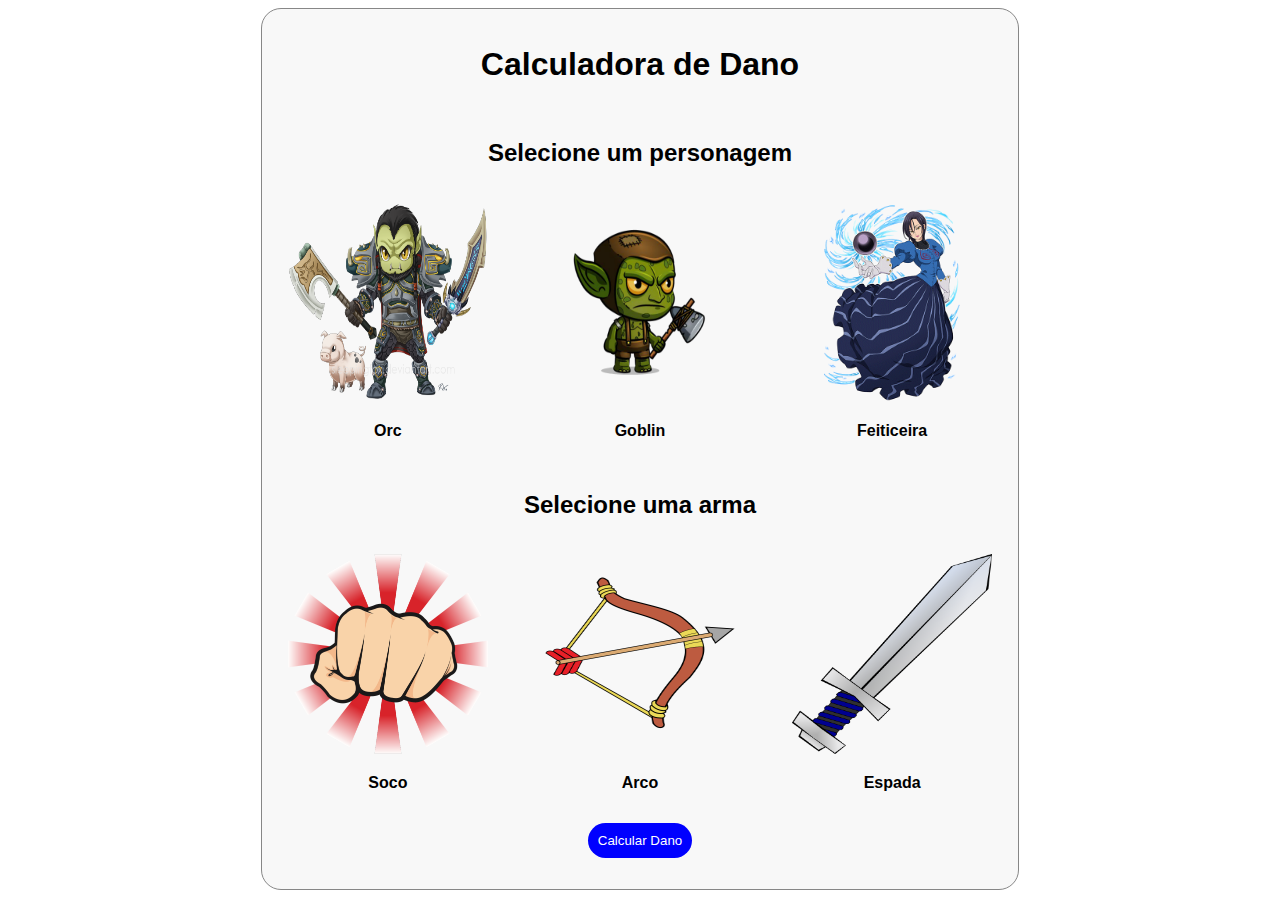
<file: calculadora-de-danos/index.html>
<!DOCTYPE html>
<html>
    <head>
        <title>Calculadora de Dano - RPG</title>
        <link rel="stylesheet" type="text/css" href="style.css" />
    </head>
    <body>
        <div class="calculadora-dano">
            <div class="linha-container">
                <h1 class="titulo pula-linha">Calculadora de Dano</h1>
            </div>

            <div class="linha-container">
                <h2>Selecione um personagem</h2>
            </div>

            <div class="elementos-container">
                <div class="elemento personagem" id="orc">
                    <img src="img/orc.png" alt="Orc" width="200" height="200" />
                    <p>Orc</p>
                </div>
                <div class="elemento personagem" id="globin">
                    <img
                        src="img/globin.png"
                        alt="Globin"
                        width="200"
                        height="200"
                    />
                    <p>Goblin</p>
                </div>
                <div class="elemento personagem" id="feiticeira">
                    <img
                        src="img/feiticeira.png"
                        alt="Feiticeira"
                        width="200"
                        height="200"
                    />
                    <p>Feiticeira</p>
                </div>
            </div>

            <div class="linha-container">
                <h2>Selecione uma arma</h2>
            </div>

            <div class="elementos-container">
                <div class="elemento arma" id="soco">
                    <img
                        src="img/soco.png"
                        alt="Soco"
                        width="200"
                        height="200"
                    />
                    <p>Soco</p>
                </div>
                <div class="elemento arma" id="arco">
                    <img
                        src="img/arco.png"
                        alt="Arco"
                        width="200"
                        height="200"
                    />
                    <p>Arco</p>
                </div>
                <div class="elemento arma" id="espada">
                    <img
                        src="img/espada.png"
                        alt="Espada"
                        width="200"
                        height="200"
                    />
                    <p>Espada</p>
                </div>
            </div>

            <div class="linha-container">
                <button id="calcular" type="button">Calcular Dano</button>
            </div>

            <div class="linha-container">
                <span id="dano"></span>
            </div>
        </div>
    </body>
</html>
</file>
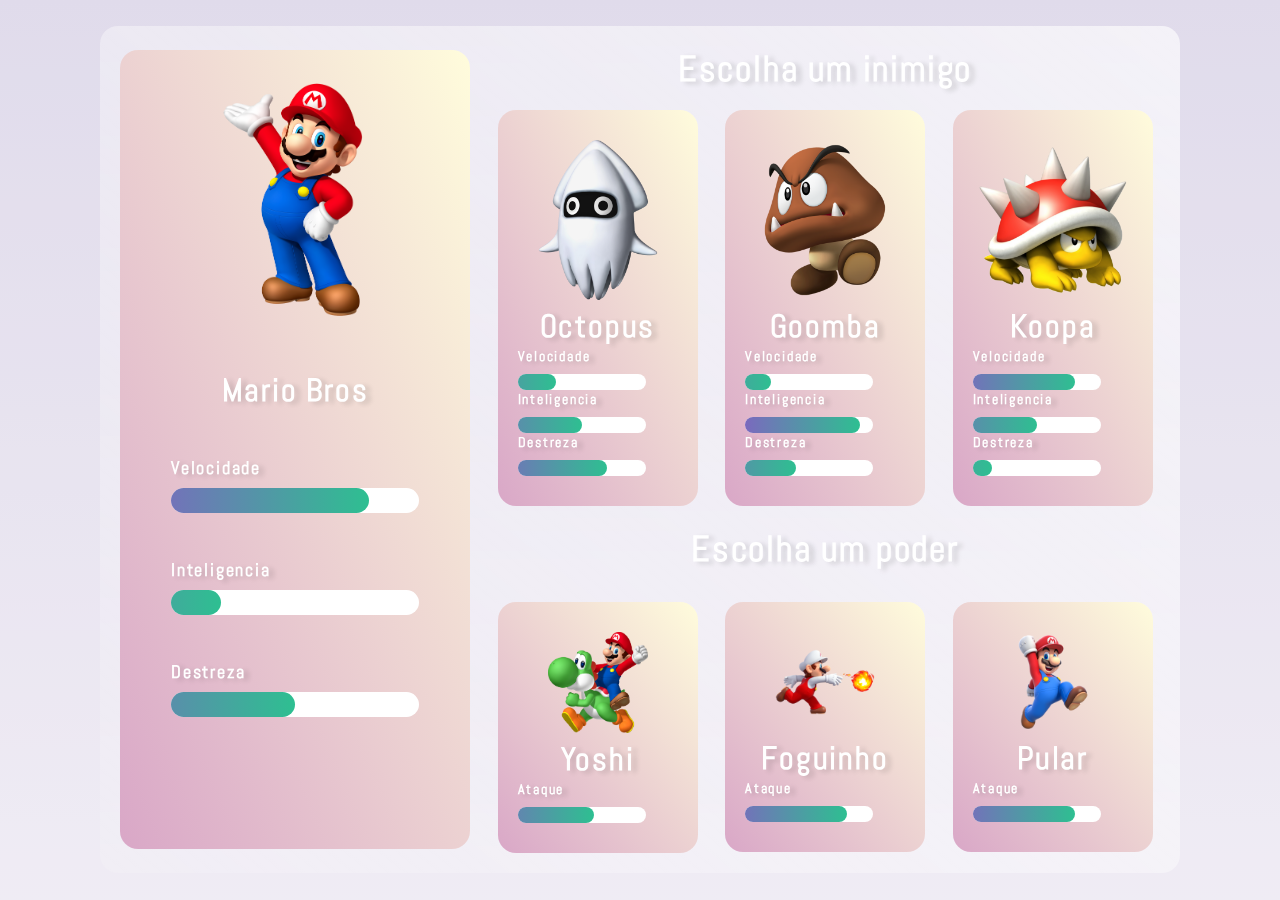
<file: calculadora-de-danos-mario-bros/templates/index.html>
<!DOCTYPE html>
<html lang="pt-br">
<head>
    <meta charset="UTF-8">
    <meta http-equiv="X-UA-Compatible" content="IE=edge">
    <meta name="viewport" content="width=device-width, initial-scale=1.0">
    <link rel="stylesheet" href="../static/style.css">
    <link rel="preconnect" href="https://fonts.gstatic.com">
<link href="https://fonts.googleapis.com/css2?family=Abel&display=swap" rel="stylesheet">
    <title>Calculadora de Danos</title>
</head>
<body>

    <main>
        <!-- <div class="calcular-dano">
            <h1>Calcular dano</h1>
        </div> -->
        <div class="box">
            <div class="box-left">
                <div class="personagem">
                    <img src="../static/super-mario.png" width="150px" alt="">
                    <div class="personagem-info">
                        <div class="atributo">
                            <h2>Mario Bros</h2>
                        </div><!--ATRIBUTO-->
                        <div class="atributo">
                            <h2>Velocidade</h2>
                            <div class="barra velocidade"></div>
                        </div><!--ATRIBUTO-->
                        <div class="atributo">
                            <h2>Inteligencia</h2>
                            <div class="barra inteligencia"></div>
                        </div><!--ATRIBUTO-->
                        <div class="atributo">
                            <h2>Destreza</h2>
                            <div class="barra destreza"></div>
                        </div><!--ATRIBUTO-->
                    </div><!--PERSONAGEM INFO-->
                </div><!--PERSONAGEM-->
            </div><!--BOX LEFT-->

            <div class="box-right">
                <div class="inimigos">
                    <h1>Escolha um inimigo</h1>
                    <div class="cards">
                        <div class="card-inimigo octopus">
                            <img src="../static/lula.png" width='160px'alt="">
                            <h2>Octopus</h2>
                            <div class="atributo">
                                <h2>Velocidade</h2>
                                <div class="barra velocidade"></div>
                            </div><!--ATRIBUTO-->
                            <div class="atributo">
                                <h2>Inteligencia</h2>
                                <div class="barra inteligencia"></div>
                            </div><!--ATRIBUTO-->
                            <div class="atributo">
                                <h2>Destreza</h2>
                                <div class="barra destreza"></div>
                            </div><!--ATRIBUTO-->
                        </div><!--OCTOPUS-->

                        <div class="card-inimigo goomba">
                            <img src="../static/goomba.png" width='160px'alt="">
                            <h2>Goomba</h2>
                            <div class="atributo">
                                <h2>Velocidade</h2>
                                <div class="barra velocidade"></div>
                            </div><!--ATRIBUTO-->
                            <div class="atributo">
                                <h2>Inteligencia</h2>
                                <div class="barra inteligencia"></div>
                            </div><!--ATRIBUTO-->
                            <div class="atributo">
                                <h2>Destreza</h2>
                                <div class="barra destreza"></div>
                            </div><!--ATRIBUTO-->
                        </div><!--CARD-INIMIGO-->

                        <div class="card-inimigo koopa">
                            <img src="../static/koopa.png" width='160px'alt="">
                            <h2>Koopa</h2>
                            <div class="atributo">
                                <h2>Velocidade</h2>
                                <div class="barra velocidade"></div>
                            </div><!--ATRIBUTO-->
                            <div class="atributo">
                                <h2>Inteligencia</h2>
                                <div class="barra inteligencia"></div>
                            </div><!--ATRIBUTO-->
                            <div class="atributo">
                                <h2>Destreza</h2>
                                <div class="barra destreza"></div>
                            </div><!--ATRIBUTO-->
                        </div><!--CARD-INIMIGO-->
                        
                    </div><!--CARDS-->
                </div><!--INIMIGOS-->
                
                <div class="escolha"><h1>Escolha um poder</h1></div>
                <div class="poderes">
                    <div class="card-poder yoshi">
                        <img src="../static/yoshi.png" width='100px' alt="">
                        <h2>Yoshi</h2>
                        <div class="atributo">
                            <h2>Ataque</h2>
                            <div class="barra velocidade"></div>
                        </div><!--ATRIBUTO-->
                    </div><!--YOSHI-->

                    <div class="card-poder fogo">
                        <img src="../static/fogo.png" width='100px' alt="">
                        <h2>Foguinho</h2>
                        <div class="atributo">
                            <h2>Ataque</h2>
                            <div class="barra velocidade"></div>
                        </div><!--ATRIBUTO-->
                    </div><!--YOSHI-->

                    <div class="card-poder pular">
                        <img src="../static/pular.png" width='100px' alt="">
                        <h2>Pular</h2>
                        <div class="atributo">
                            <h2>Ataque</h2>
                            <div class="barra velocidade"></div>
                        </div><!--ATRIBUTO-->
                    </div><!--YOSHI-->

                </div><!--PODERES-->
            </div><!--BOX RIGHT-->
        </div><!--BOX-->
    </main>

</body>
</html>
</file>
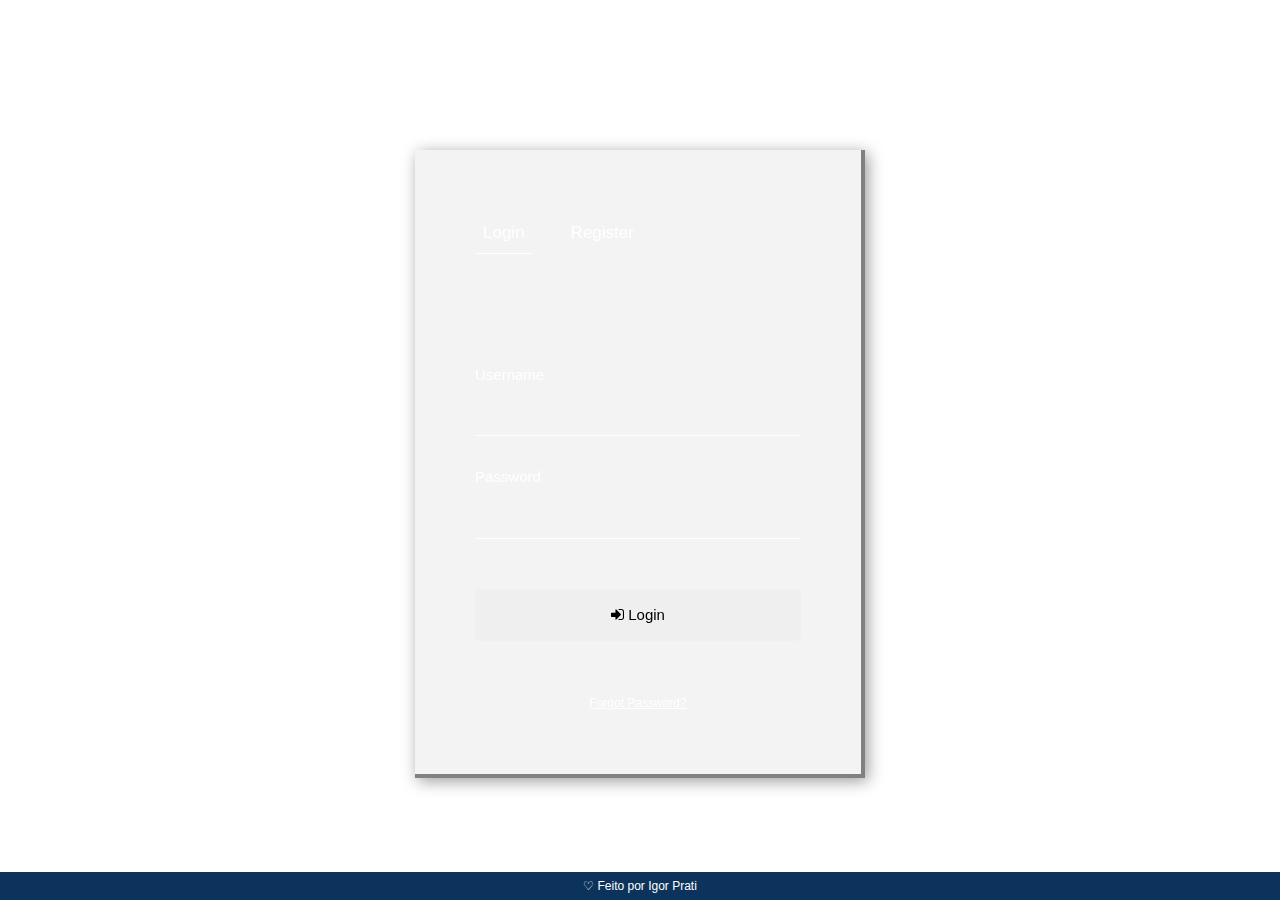
<file: tela-de-login/templates/index.html>
<!DOCTYPE html>
<html lang="pt-br">
<head>
    <meta charset="UTF-8">
    <meta http-equiv="X-UA-Compatible" content="IE=edge">
    <meta name="viewport" content="width=device-width, initial-scale=1.0">
    <link rel="stylesheet" href="../static/style.css">
    <link rel="preconnect" href="https://fonts.gstatic.com">
    <link href="https://fonts.googleapis.com/css2?family=Roboto:ital,wght@0,100;0,300;0,500;1,300&display=swap">
    <link rel="stylesheet" href="https://www.w3schools.com/w3css/4/w3.css">
    <link rel="stylesheet" href="https://cdnjs.cloudflare.com/ajax/libs/font-awesome/4.7.0/css/font-awesome.min.css">
    <title>Login</title>
</head>
<body>
    
    <div class="login">
        <div class="box-login">

            <div class="login-register">
                <h3>Login</h3>
                <h3>Register</h3>
            </div> <!-- ONDE ESTÁ ESCRITO LOGIN / REGISTER -->

            <div class="username">
                <h3>Username</h3>
                <input type="text">
            </div> <!--USERNAME-->

            <div class="password">
                <h3>Password</h3>
                <input type="password">
            </div><!--PASSWORD-->

            <div class="button">
                <button type="submit"><i class="fa fa-sign-in"></i> Login</button>
            </div>

            <div class="forgot-password">
                <p><a href="#">Forgot Password?</a></p>
            </div>

            
        </div> <!-- ABA DE LOGIN -->
        <div class="footer">
            <p>♡ Feito por <a href="https://github.com/igorprati" target="_blank">Igor Prati</a></p>
        </div>
    </div> <!-- TELA DE LOGIN -->

    

</body>
</html>
</file>
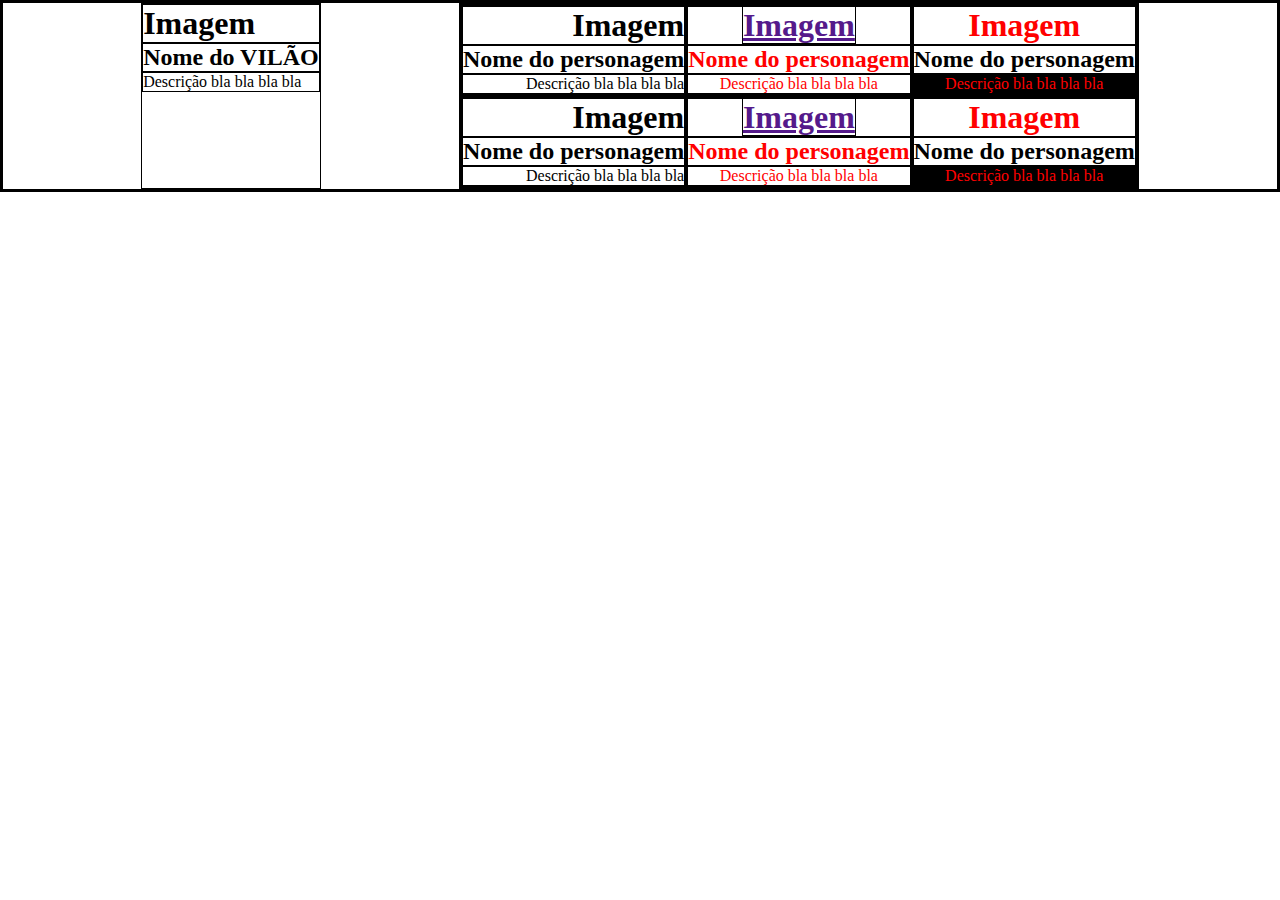
<file: cartao-interativo/index2.html>
<!DOCTYPE html>
<html lang="en">
<head>
    <meta charset="UTF-8">
    <meta http-equiv="X-UA-Compatible" content="IE=edge">
    <meta name="viewport" content="width=device-width, initial-scale=1.0">
    <title>Document</title>
    <style>
        *{
            margin: 0;
            padding: 0;
            box-sizing: border-box;
            border: 1px solid black;
        }
        .container{
            display: flex;
            justify-content: space-evenly;
        }
        .center{
            text-align: center;
        }
        .left{
            text-align: left;
        }
        .right{
            text-align: right;
        }
        .text-red{
            color:red;
        }
        .bg-black{
            background-color: black;
        }

    </style>
</head>
<body>
    <div class="container">

        <div> <!-- VILÃO -->
            <h1>Imagem</h1>
            <h2>Nome do VILÃO</h2>
            <p>Descrição bla bla bla bla</p>
        </div> <!-- Conjunto de título e subtítulo -->

        <!-- BOX DIREITA -->
        <div>
            <!-- ESCOLHA UM PERSONAGEM -->
            <div class="container">
                <div class="right"> 
                    <h1>Imagem</h1>
                    <h2>Nome do personagem</h2>
                    <p>Descrição bla bla bla bla</p>
                </div> <!-- Conjunto de título e subtítulo -->

                <div class="center text-red">
                    <h1><a href=""> Imagem</a></h1>
                    <h2>Nome do personagem</h2>
                    <p>Descrição bla bla bla bla</p>
                </div> <!-- Conjunto de título e subtítulo -->

                <div class="center"> 
                    <h1 class="text-red">Imagem</h1>
                    <h2>Nome do personagem</h2>
                    <p class="bg-black text-red">Descrição bla bla bla bla</p>
                </div> <!-- Conjunto de título e subtítulo -->
            </div> <!-- BOX PERSONAGENS -->


            <!-- ESCOLHA A AÇÃO -->
            <div class="container">
                <div class="right"> 
                    <h1>Imagem</h1>
                    <h2>Nome do personagem</h2>
                    <p>Descrição bla bla bla bla</p>
                </div> <!-- Conjunto de título e subtítulo -->

                <div class="center text-red">
                    <h1><a href=""> Imagem</a></h1>
                    <h2>Nome do personagem</h2>
                    <p>Descrição bla bla bla bla</p>
                </div> <!-- Conjunto de título e subtítulo -->

                <div class="center"> 
                    <h1 class="text-red">Imagem</h1>
                    <h2>Nome do personagem</h2>
                    <p class="bg-black text-red">Descrição bla bla bla bla</p>
                </div> <!-- Conjunto de título e subtítulo -->
            </div> <!-- BOX AÇÕES -->

        </div><!-- BOX DIREITA -->

    </div> <!-- CONTAINER -->

</html>
</file>
<file: calculadora-de-danos/style.css>
body {
	font-family: 'Verdana', sans-serif;
}

.calculadora-dano {
    margin-left: 20%;
    margin-right: 20%;
    border: 1px solid #878787;
    border-radius: 20px;
    background-color: #F8F8F8;
}

.linha-container {
    display: flex;
    flex-flow: row;
    flex-wrap: wrap;
    justify-content: center;
    margin-top: 2%;
    margin-bottom: 2%;
}

.elementos-container {
    display: flex;
    flex-direction: row;
    flex-wrap: wrap;
    justify-content: space-around;
}

.elemento {
    cursor: pointer;
}

.elemento p {
    text-align: center;
    font-weight: bold;
}

button {
    background-color: blue;
    border: none;
    border-radius: 20px;
    color: white;
    padding: 10px;
    cursor: pointer;
    text-align: center;
}

.selecionado {
    border: 2px solid blue;
    border-radius: 20px;
    padding: 10px;
}

#dano {
    font-size: medium;
    font-weight: bold;
}
</file>
<file: calculadora-de-danos-mario-bros/static/style.css>
/* 
    super-mario: https://www.imagenspng.com.br/wp-content/uploads/2015/02/super-mario-mario-12.png


*/

*{
    margin: 0;
    padding: 0;
    box-sizing: border-box;
    font-family: 'Abel';
    letter-spacing: 0.1rem;
    /* border: 1px solid black; */
}

html{
    font-size: 18px;
    height: 100vh;
    background-size: cover;
    background-position: center;
    background-image: url('https://i.pinimg.com/originals/89/52/38/8952383f97eaf04f1ee755931bcaca39.jpg');
    background-repeat: no-repeat;
    /* overflow: hidden; */
}
.calcular-dano{
    width: 70px;
    height: 70px;
    background-color: white;
    position: fixed;
    border-radius: 50%;
    bottom: 30px;
    right: 20px;
    z-index: 4;

}
html::after{
    content: '';
    width: 100%;
    height: 100%;
    bottom: 0;
    right: 0;
    background-image: linear-gradient(
        #D3CCE3,
        #E9E4F0
    );
    opacity: 0.7;
    backdrop-filter: blur(0.5em);
    position: absolute;
    z-index: -1;
}

@media only screen and (max-width: 1036px){
    main{
        height: 100%;
    }
    html{
        background-size: cover;
        height: auto;
        background-repeat: no-repeat;
        background-attachment: fixed;
    }
    html::after{
        position: fixed;
    }
    body{
        overflow: auto;
    }
    .box{
        flex-direction: column;
        align-items: center;
    }
    .box-left,
    .card-inimigo,
    .card-poder{
        margin-top: 20px;
    }

}

main{
    display: flex;
    height: 100%;
    width: 100%;
    justify-content: center;
    align-items: center;
    /* overflow: hidden; */
    position: relative;
    z-index: 2;
}

main .box{
    background-image: linear-gradient(
        to top right,
        rgba(255, 255, 255, 0.144),
        rgba(255, 255, 255, 0.63)
        );
    position: relative;
    width: 1080px;
    height: 100%;
    margin: 2%;
    border-radius: 1rem;
    z-index: 2;
    backdrop-filter: blur(1rem);
    display: flex;
    flex-wrap: wrap;
    align-items: center;
    padding: 20px 0;
    padding-left: 20px;
}

main .box .box-left{
    width: 350px;
    background-image: linear-gradient(
        to top right,
        #d9a7c7,
        #fffcdc
        );
    border-radius: 1rem;
    padding: 30px 20px;
}

.box .box-left .personagem{
    text-align: center;
}

.personagem-info{
    margin-top: 1rem;
    border-radius: 1rem;
    height: 450px;
}

.personagem-info h2{
    font-size: 1rem;
    color: white;
    text-shadow: 5px 2px 5px rgba(0, 0, 0, 0.15);
    text-align: left;
    margin-left: 10%;
}

.personagem-info .atributo:first-child h2{
    font-size: 1.8rem;
    color: white;
    text-shadow: 5px 2px 5px rgba(0, 0, 0, 0.15);
    text-align: center;
    margin-left: 0;
}

.personagem-info .atributo{
    margin-top: 2.5rem;
}

.personagem-info .atributo .barra{
    margin: 0 auto;
    margin-top: 0.5rem;
    width: 80%;
    background-color: rgb(255, 255, 255);
    height: 1.4rem;
    border-radius: 2rem;
    position: relative;
    overflow: hidden;
}

.personagem-info .atributo .velocidade::after{
    content: '';
    position: absolute;
    top: 0;
    left: 0;
    width: 100%;
    border-radius: 2rem;
    left: -20%;
    background-image: linear-gradient(
        to right,
        #8360c3,
        #2ebf91
    );
    height: 1.4rem;
}

.personagem-info .atributo .destreza::after{
    content: '';
    position: absolute;
    top: 0;
    left: 0;
    width: 100%;
    border-radius: 2rem;
    left: -50%;
    background-image: linear-gradient(
        to right,
        #8360c3,
        #2ebf91
    );
    height: 1.4rem;
}

.personagem-info .atributo .inteligencia::after{
    content: '';
    position: absolute;
    top: 0;
    left: 0;
    width: 100%;
    border-radius: 2rem;
    left: -80%;
    background-image: linear-gradient(
        to right,
        #8360c3,
        #2ebf91
    );
    height: 1.4rem;
}
/*  */

/* BOX RIGHT */

/*  */
.box-right{
    width: calc(100% - 350px);
    min-width: 350px;
}
.card-inimigo:hover,
.card-poder:hover{
    transform: scale(1.05);
}

/* OCTOPUS */
.cards{
    display: flex;
    flex-wrap: wrap;
    justify-content: space-evenly;
    
}
.inimigos{
    /* margin-top: 1rem; */
    width: 100%;
}

.inimigos h1{
    color: white;
    text-shadow: 5px 2px 5px rgba(0, 0, 0, 0.15);
    text-align: center;
}

.card-inimigo{
    width: 200px;
    background-image: linear-gradient(
        to top right,
        #d9a7c7,
        #fffcdc
        );
    height: 100%;
    border-radius: 1rem;
    padding: 30px 20px;
    transition: 200ms;
    cursor: pointer;
}

.card-inimigo h2{
    font-size: 1.8rem;
    text-align: center;
    color: white;
    text-shadow: 5px 2px 5px rgba(0, 0, 0, 0.15);
}

.card-inimigo h2:first-child{
    font-size: 0.8rem;
    text-align: left;
}

.cards{
    margin-top: 1rem;
}

.box-right .atributo .barra{
    margin-top: 0.5rem;
    width: 80%;
    background-color: rgb(255, 255, 255);
    height: 0.9rem;
    border-radius: 2rem;
    position: relative;
    overflow: hidden;
}

/* OCTOPUS */
.octopus .atributo .velocidade::after{
    content: '';
    position: absolute;
    top: 0;
    left: 0;
    width: 100%;
    left: -70%;
    border-radius: 1rem;
    background-image: linear-gradient(
        to right,
        #8360c3,
        #2ebf91
    );
    height: 0.9rem;
}
.octopus .atributo .inteligencia::after{
    content: '';
    position: absolute;
    top: 0;
    left: 0;
    width: 100%;
    left: -50%;
    border-radius: 1rem;
    background-image: linear-gradient(
        to right,
        #8360c3,
        #2ebf91
    );
    height: 0.9rem;
}
.octopus .atributo .destreza::after{
    content: '';
    position: absolute;
    top: 0;
    left: 0;
    width: 100%;
    left: -30%;
    border-radius: 1rem;
    background-image: linear-gradient(
        to right,
        #8360c3,
        #2ebf91
    );
    height: 0.9rem;
}
/* OCTOPUS */

/* GOOMBA */
.goomba .atributo .velocidade::after{
    content: '';
    position: absolute;
    top: 0;
    left: 0;
    width: 100%;
    left: -80%;
    border-radius: 1rem;
    background-image: linear-gradient(
        to right,
        #8360c3,
        #2ebf91
    );
    height: 0.9rem;
}
.goomba .atributo .inteligencia::after{
    content: '';
    position: absolute;
    top: 0;
    left: 0;
    width: 100%;
    left: -10%;
    border-radius: 1rem;
    background-image: linear-gradient(
        to right,
        #8360c3,
        #2ebf91
    );
    height: 0.9rem;
}
.goomba .atributo .destreza::after{
    content: '';
    position: absolute;
    top: 0;
    left: 0;
    width: 100%;
    left: -60%;
    border-radius: 1rem;
    background-image: linear-gradient(
        to right,
        #8360c3,
        #2ebf91
    );
    height: 0.9rem;
}
/* GOOMBA */

/* KOOPA */
.koopa .atributo .velocidade::after{
    content: '';
    position: absolute;
    top: 0;
    left: 0;
    width: 100%;
    left: -20%;
    border-radius: 1rem;
    background-image: linear-gradient(
        to right,
        #8360c3,
        #2ebf91
    );
    height: 0.9rem;
}
.koopa .atributo .inteligencia::after{
    content: '';
    position: absolute;
    top: 0;
    left: 0;
    width: 100%;
    left: -50%;
    border-radius: 1rem;
    background-image: linear-gradient(
        to right,
        #8360c3,
        #2ebf91
    );
    height: 0.9rem;
}
.koopa .atributo .destreza::after{
    content: '';
    position: absolute;
    top: 0;
    left: 0;
    width: 100%;
    left: -85%;
    border-radius: 1rem;
    background-image: linear-gradient(
        to right,
        #8360c3,
        #2ebf91
    );
    height: 0.9rem;
}
/* KOOPA */

.escolha h1{
    color: white;
    text-shadow: 5px 2px 5px rgba(0, 0, 0, 0.15);
    text-align: center;
    margin-top: 20px;
}

/* PODERES */
.poderes{
    display: flex;
    flex-wrap: wrap;
    justify-content: space-evenly;
    margin-top: 30px;
}

.card-poder{
    width: 200px;
    background-image: linear-gradient(
        to top right,
        #d9a7c7,
        #fffcdc
        );
    height: 100%;
    border-radius: 1rem;
    padding: 30px 20px;
    text-align: center;
    transition: 200ms;
    cursor: pointer;
}

.card-poder h2{
    font-size: 1.8rem;
    text-align: center;
    color: white;
    text-shadow: 5px 2px 5px rgba(0, 0, 0, 0.15);
}

.card-poder h2:first-child{
    font-size: 0.8rem;
    text-align: left;
}

.yoshi .atributo .velocidade::after{
    content: '';
    position: absolute;
    top: 0;
    left: 0;
    width: 100%;
    left: -40%;
    border-radius: 1rem;
    background-image: linear-gradient(
        to right,
        #8360c3,
        #2ebf91
    );
    height: 0.9rem;
}

.fogo .atributo .velocidade::after{
    content: '';
    position: absolute;
    top: 0;
    left: 0;
    width: 100%;
    left: -20%;
    border-radius: 1rem;
    background-image: linear-gradient(
        to right,
        #8360c3,
        #2ebf91
    );
    height: 0.9rem;
}

.pular .atributo .velocidade::after{
    content: '';
    position: absolute;
    top: 0;
    left: 0;
    width: 100%;
    left: -20%;
    border-radius: 1rem;
    background-image: linear-gradient(
        to right,
        #8360c3,
        #2ebf91
    );
    height: 0.9rem;
}
/* PODERES */
</file>
<file: tela-de-login/static/style.css>
*{
    margin: 0;
    padding: 0;
    box-sizing: border-box;
    font-family: 'Roboto', sans-serif;
    /* border: 1px solid black; */
}

body{
    background-image: url('https://image.freepik.com/free-vector/padlock-with-keyhole-personal-data-security-background_43778-524.jpg');
    background-size: cover;
    background-position: left;
    height: 100vh;
}

h3{
    font-size: 20px;
    font-weight: 300;
    color: white;
}

.login{
    display: flex;
    align-items: center;
    flex-direction: column;
    padding: 0 5%;
}

.box-login{
    margin-top: 150px;
    width: 450px;
    padding: 60px 60px;
    background-color: rgba(153, 153, 153, 0.116);
    backdrop-filter: blur(5px);
    box-shadow: 3px 3px 15px rgba(0, 0, 0, 0.397);
    border-right: 4px solid rgba(0, 0, 0, 0.472);
    border-bottom: 4px solid rgba(0, 0, 0, 0.472);
}

.login-register{
    display: flex;
    margin-bottom: 100px;
}

.login-register h3{
    padding: 0 8px;
    margin-right: 30px;
    font-weight: 500;
    font-size: 17px;
}

.login-register h3:first-child{
    border-bottom: 1px solid rgb(255, 255, 255);
    padding-bottom: 7px;
}

.login-register h3:last-child{
    font-weight: lighter;
}

.username{
    margin-bottom: 30px;
}

.username h3, .password h3{
    font-size: 15px;
}

.username input, .password input{
    border: none;
    width: 100%;
    height: 30px;
    border-bottom: 1px solid rgb(255, 255, 255);
    outline: none;
    padding-left: 10px;
    margin-top: 10px;
    background: transparent;
    color: white;
}

.password{
    margin-bottom: 50px;
}

.button button{
    margin-bottom: 50px;
    width: 100%;
    padding: 15px 0;
    border: none;
    border-radius: 5px;
    cursor: pointer;
    transition: 200ms;
}


.button button:hover{
    transform: scale(1.05);

}

.forgot-password{
    text-align: center;
}

.forgot-password a{
    text-decoration: underline;
    color: black;
    font-weight: 300;
    font-size: 12px;
    color: white;
}

.footer{
    text-align: center;
    background-color: #0C335C;
    padding: 5px 0;
    font-size: 12px;
    position: absolute;
    width: 100%;
    bottom: 0;
    color: white;
}

.footer a{
    text-decoration: none;
    color: white;
}
</file>
